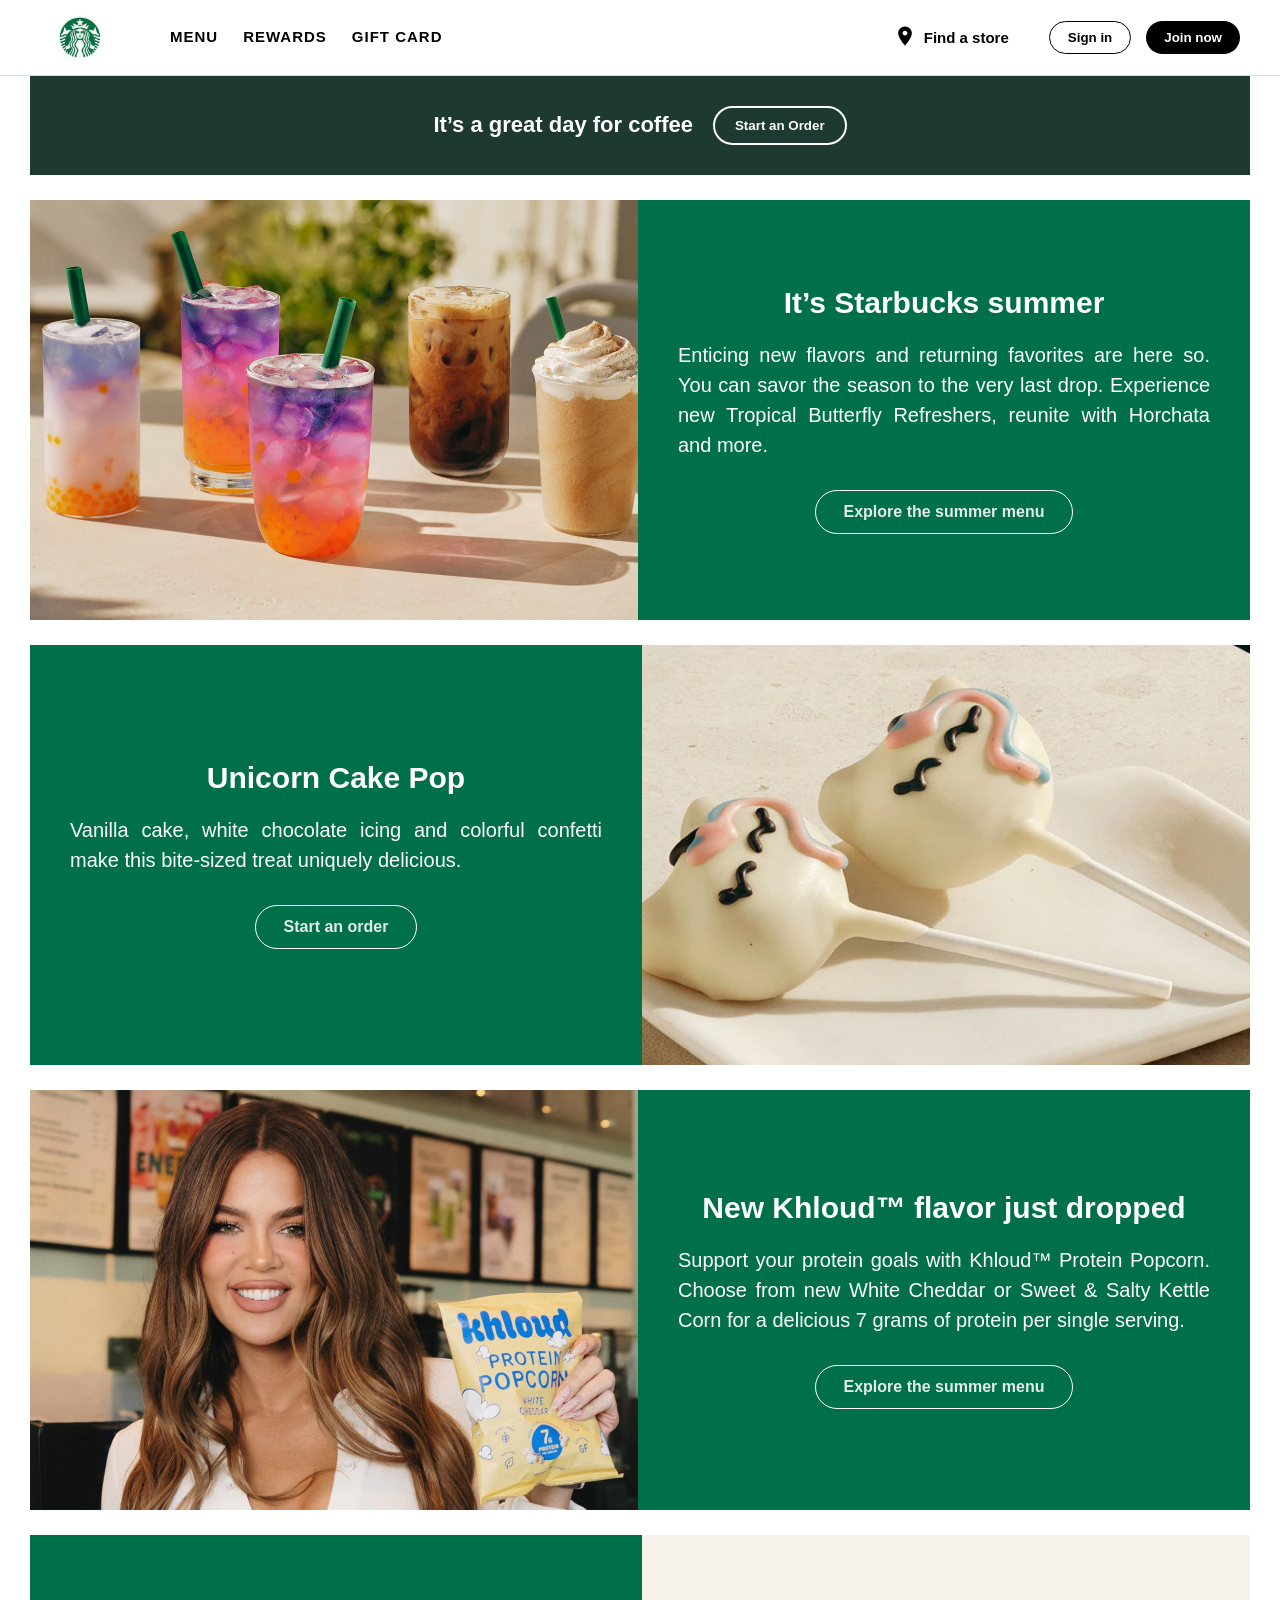
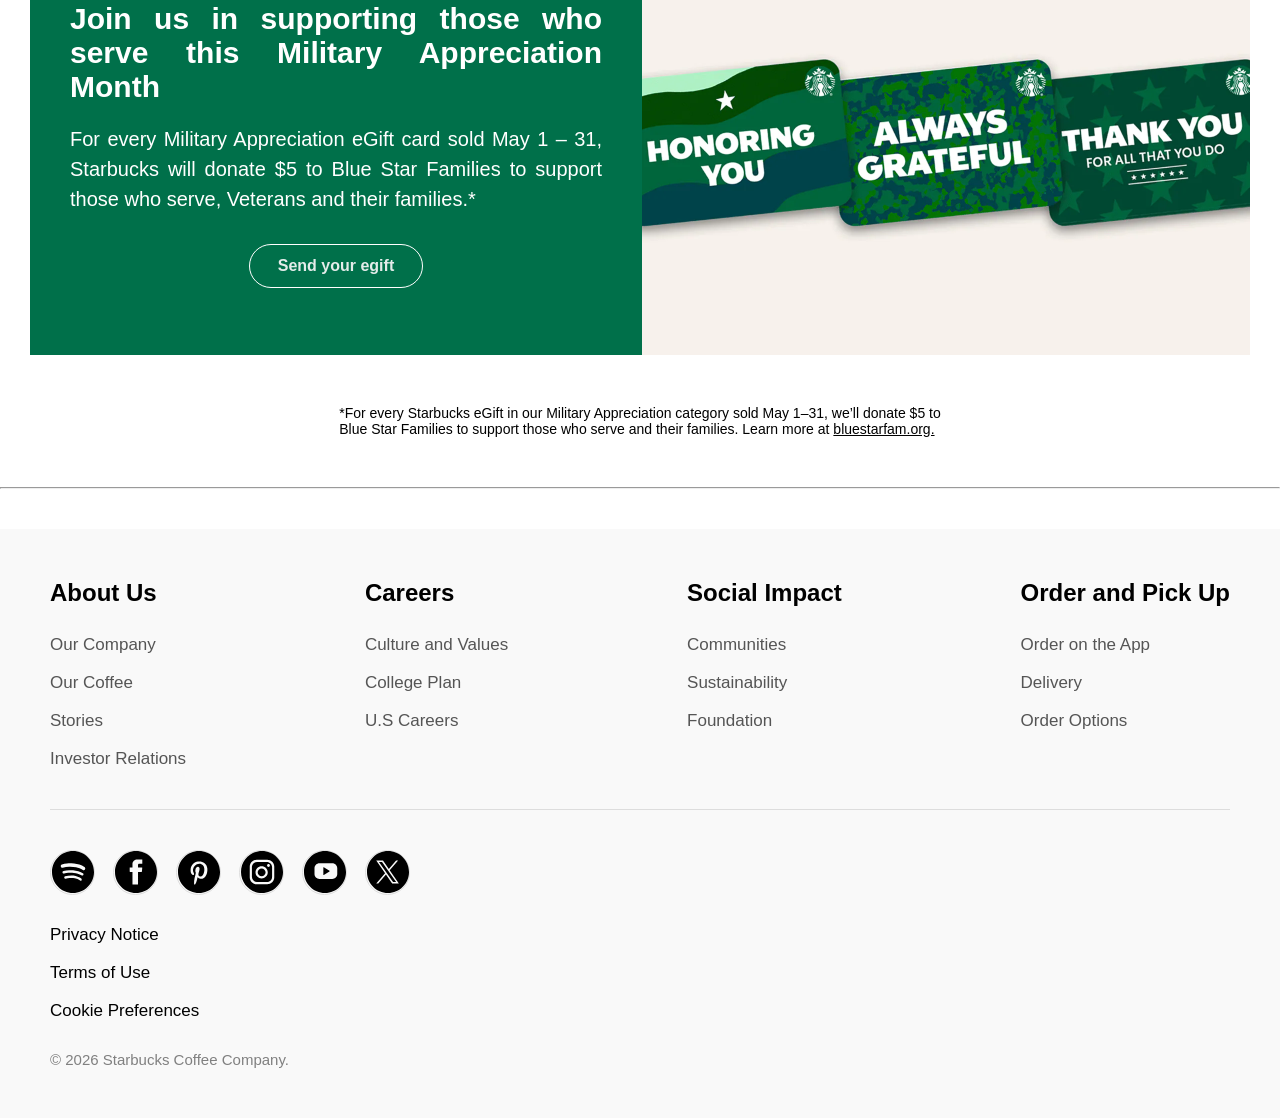
<file: index.html>
<!doctype html>
<html lang="en">
<head>

  <meta charset="UTF-8">

  <meta name="viewport" content="width=device-width, initial-scale=1.0">

  <title>Starbucks Clone</title>

  <link rel="stylesheet" href="style.css">

</head>

<body>



  <!-- NAVBAR -->

  <nav class="navbar">

    <div class="logo">

      <img src="starbucksimg/logo.jpg" alt="logo">

    </div>


    <input type="checkbox" id="menu-check">


    <label for="menu-check" class="menu-icon">

      ☰

    </label>


    <div class="menu">

      <ul class="nav-link">

        <li><a href="#">MENU</a></li>

        <li><a href="#">REWARDS</a></li>

        <li><a href="#">GIFT CARD</a></li>

      </ul>



      <div class="store">

        <a href="#">

          <span>

            <img src="logo/loco.svg" alt="logo">

          </span>

          Find a store

        </a>

      </div>



      <div class="nav-but">

        <button class="sign">Sign in</button>

        <button class="join">Join now</button>

      </div>

    </div>

  </nav>



  <!-- HERO -->

  <section class="hero margin">

    <div class="hero-text">

      <h1>It’s a great day for coffee</h1>

      <button>Start an Order</button>

    </div>

  </section>



  <!-- FIRST SECTION -->

  <section class="split-section">

    

    <div class="split-image left">

      <img src="back/img1.jpg" alt="">

    </div>



    <div class="split-text green right">

      <h1>It’s Starbucks summer</h1>

      <p>

        Enticing new flavors and returning favorites are here so. You can savor the season to the very last drop. 
        Experience new Tropical Butterfly Refreshers, reunite with Horchata and more.

      </p>

      <button class="a1">Explore the summer menu</button>

    </div>

  </section>



  <!-- SECOND SECTION -->

  <section class="split-section reverse">

    <div class="split-image right">

      <img src="back/img2.jpg" alt="">

    </div>



    <div class="split-text gold left ">

      <h1>Unicorn Cake Pop</h1>

      <p>

        Vanilla cake, white chocolate icing and colorful confetti make this bite-sized treat uniquely delicious.

      </p>

      <button class="a2">Start an order</button>

    </div>

  </section>

<section class="split-section ">

    <div class="split-image left">

      <img src="back/img3.jpg" alt="">

    </div>



    <div class="split-text green right">

      <h1>New Khloud™ flavor just dropped</h1>

      <p>

        Support your protein goals with Khloud™ 
        Protein Popcorn. Choose from new White Cheddar or Sweet & Salty Kettle Corn for a delicious
         7 grams of protein per single serving.
      </p>

      <button class="a1">Explore the summer menu</button>

    </div>

  </section>

  <section class="split-section reverse">

    <div class="split-image right ">

      <img src="back/img4.png" alt="">

    </div>



    <div class="split-text gold left">

      <h1>Join us in supporting those who serve this Military Appreciation Month</h1>

      <p>

        For every Military Appreciation eGift card sold May 1 – 31, Starbucks will donate $5 to Blue Star Families to support those who serve, Veterans and their families.*

      </p>

      <button class="a2">Send your egift</button>

    </div>

  </section>
 
<section >
 <div class="last">

<p>*For every Starbucks eGift in our Military Appreciation 
    category sold May 1–31, we’ll donate $5 to<br> Blue
     Star Families to support those who serve and 
     their families. Learn more at <a href="https://bluestarfam.org/" class="link" target="_blank">bluestarfam.org.</a></p>




 </div>
 <hr>




</section>




 



  <!-- FOOTER -->

  <footer class="footer">

    <div class="footer-top">



      <div class="footer-column">

        <h3>About Us</h3>

        <a href="#">Our Company</a>

        <a href="#">Our Coffee</a>

        <a href="#">Stories</a>

        <a href="#">Investor Relations</a>

      </div>



      <div class="footer-column">

        <h3>Careers</h3>

        <a href="#">Culture and Values</a>

        <a href="#">College Plan</a>

        <a href="#">U.S Careers</a>

      </div>



      <div class="footer-column">

        <h3>Social Impact</h3>

        <a href="#">Communities</a>

        <a href="#">Sustainability</a>

        <a href="#">Foundation</a>

      </div>



      <div class="footer-column">

        <h3>Order and Pick Up</h3>

        <a href="#">Order on the App</a>

        <a href="#">Delivery</a>

        <a href="#">Order Options</a>

      </div>

    </div>



    <!-- FOOTER BOTTOM -->

    <div class="footer-bottom">



      <div class="social-icons">

        <a href="#">
          <img src="logo/spotify.svg" alt="">
        </a>

        <a href="#">
          <img src="logo/fb.svg" alt="">
        </a>

        <a href="#">
          <img src="logo/print.svg" alt="">
        </a>

        <a href="#">
          <img src="logo/insta.svg" alt="">
        </a>

        <a href="#">
          <img src="logo/youtube.svg" alt="">
        </a>

        <a href="#">
          <img src="logo/x.svg" alt="">
        </a>

      </div>



      <div class="footer-links">

        <a href="#">Privacy Notice</a>

        <a href="#">Terms of Use</a>

        <a href="#">Cookie Preferences</a>

      </div>



      <p class="copy">

        © 2026 Starbucks Coffee Company.

      </p>

    </div>

  </footer>

</body>
</html>
</file>
<file: style.css>
*{
    margin: 0;
    padding: 0;
    box-sizing: border-box;
    
    font-family:'Trebuchet MS', 'Lucida Sans Unicode', 'Lucida Grande', 'Lucida Sans', Arial, sans-serif
}

/* NAVBAR */

.navbar{

    display: flex;

    align-items: center;

    padding: 15px 40px;

    border-bottom: 1px solid #ddd;

    position: relative;

    background: white;
}



/* LOGO */

.logo{

    margin-right: 50px;
}

.logo img{

    width: 80px;

    display: block;
}



/* HAMBURGER */

#menu-check{

    display: none;
}

.menu-icon{

    display: none;

    font-size: 35px;

    cursor: pointer;

    margin-left: auto;
}



/* MENU */

.menu{

    width: 100%;

    display: flex;

    align-items: center;

    gap: 40px;
}



/* NAV LINKS */

.nav-link{

    display: flex;

    align-items: center;

    gap: 25px;

    list-style: none;
}

.nav-link a{

    text-decoration: none;

    color: black;

    font-weight: bold;

    font-size: 15px;

    letter-spacing: 1px;
}

.nav-link a:hover{

    color: #00704a;
}



/* STORE */

.store{

    margin-left: auto;
}

.store a{

    display: flex;

    align-items: center;

    gap: 8px;

    text-decoration: none;

    color: black;

    font-size: 15px;

    font-weight: bold;
}

.store a:hover{

    color: #00704a;
}

.store img{

    width: 22px;
}



/* BUTTONS */

.nav-but{

    display: flex;

    gap: 15px;
}

.sign,
.join{

    padding: 8px 18px;

    border-radius: 50px;

    cursor: pointer;

    font-weight: bold;
}



/* SIGN */

.sign{

    background: transparent;

    border: 1px solid black;
}

.sign:hover{

    background: rgba(0,0,0,0.1);
}



/* JOIN */

.join{

    background: black;

    color: white;

    border: none;
}

.join:hover{

    background: rgba(0,0,0,0.8);
}



/* HERO */

.hero{

    background: #1e3932;

    padding: 30px 60px;

    
}

.hero-text{

    display: flex;

    justify-content: center;

    align-items: center;

    gap: 20px;

    color: white;
}

.hero h1{

    font-size: 22px;
}

.hero button{

    padding: 10px 20px;

    border-radius: 50px;

    border: 2px solid white;

    background: transparent;

    color: white;

    font-weight: bold;

    cursor: pointer;
}

.hero button:hover{

    background: #00704a;
}



/* SPLIT SECTION */

.split-section{

    display: flex;

    width: 100%;

    height: 420px;

    margin-top: 25px;
}



/* IMAGE */

.split-image{

    width: 50%;

    height: 100%;
}

.split-image img{

    width: 100%;

    height: 100%;

    object-fit: cover;

    display: block;
}



/* TEXT BOX */

.split-text{

    width: 50%;

    padding: 40px;

    display: flex;

    flex-direction: column;

    justify-content: center;

    align-items: center;

    text-align:justify;
}



/* COLORS */

.green{

    background: #00704a;
}

.gold{

    background: #00704a;
}



/* TEXT */

.split-text h1{

    font-size: 30px;

    color: white;

    margin-bottom: 20px;
}

.split-text p{

    font-size: 20px;
    font-family:var(--typefacePrimary) ;

    line-height: 1.5;

    margin-bottom: 30px;

    color: white;
}



/* BUTTON */

.split-text button{

    padding: 12px 28px;

    border-radius: 50px;

    border: solid white 1px;

    background: transparent;

    color: #e4ecea;

    font-size: 16px;

    font-weight: bold;

    cursor: pointer;
}


.a1:hover {
   background-color:rgba(133, 125, 125, 0.3);
}

.a2:hover{
    background-color:rgba(133, 125, 125, 0.3);
}
/* REVERSE */

.reverse{

    flex-direction: row-reverse;
}



/* FOOTER */

.footer{

    padding: 50px;

    margin-top: 40px;

    background: #f9f9f9;
}



/* FOOTER TOP */

.footer-top{

    display: flex;

    justify-content: space-between;

    gap: 40px;

    border-bottom: 1px solid #ddd;

    padding-bottom: 40px;

    flex-wrap: wrap;
}

.footer-column{

    display: flex;

    flex-direction: column;

    gap: 18px;
}

.footer-column h3{

    font-size: 24px;

    margin-bottom: 10px;
}

.footer-column a{

    text-decoration: none;

    color: #555;

    font-size: 17px;
}

.footer-column a:hover{

    color: black;
}



/* FOOTER BOTTOM */

.footer-bottom{

    padding-top: 40px;
}



/* SOCIAL ICONS */

.social-icons{

    display: flex;

    gap: 18px;

    margin-bottom: 30px;

    flex-wrap: wrap;
}

.social-icons a{

    width: 45px;

    height: 45px;

    border-radius: 50%;

    display: flex;

    align-items: center;

    justify-content: center;

    border: 1px solid #ddd;
}

.social-icons img{

    width: 42px;

    height: 42px;

    object-fit: contain;
}



/* FOOTER LINKS */

.footer-links{

    display: flex;

    flex-direction: column;

    gap: 18px;

    margin-bottom: 30px;
}

.footer-links a{

    text-decoration: none;

    color: black;

    font-size: 17px;
}

.footer-links a:hover{

    text-decoration: underline;
}



/* COPYRIGHT */

.copy{

    color: gray;

    font-size: 15px;
}



/* MOBILE */

@media(max-width:768px){

    .menu-icon{

        display: block;
    }

    .menu{

        display: none;

        position: absolute;

        top: 90px;
        left: 0;

        width: 100%;

        background: white;

        padding: 20px 40px;

        flex-direction: column;

        align-items: flex-start;

        gap: 25px;

        z-index: 100;
    }

    .nav-link{

        flex-direction: column;

        align-items: flex-start;
    }

    .store{

        margin-left: 0;
    }

    .nav-but{

        flex-direction: column;
    }

    #menu-check:checked ~ .menu{

        display: flex;
    }



    /* HERO */

    .hero-text{

        flex-direction: column;

        text-align: center;
    }



    /* SPLIT SECTION */

    .split-section{

        flex-direction: column;

        height: auto;
    }

    .reverse{

        flex-direction: column;
    }

    .split-image,
    .split-text{

        width: 100%;
    }

    .split-image{

        height: 300px;
    }

    .split-text{

        padding: 40px 20px;
    }

    .split-text h1{

        font-size: 34px;
    }

    .split-text p{

        font-size: 18px;
    }



    /* FOOTER */

    .footer{

        padding: 40px 20px;
    }

    .footer-top{

        flex-direction: column;

        gap: 35px;
    }

    .footer-column h3{

        font-size: 22px;
    }

    .footer-column a{

        font-size: 16px;
    }
}

.last {

  display: flex;
  align-items: center;
  justify-content: center;
  text-align: justify;
  margin: 50px;

  font-size: 14px;

}
.link{
    color: black;
    text-decoration: underline;
}
.link:hover{
 
 text-decoration: none;
}

.left{
   margin-left: 30px;
  
}
.right{
    margin-right: 30px;
}

.margin{

   margin: 0 30px
   
}
</file>
